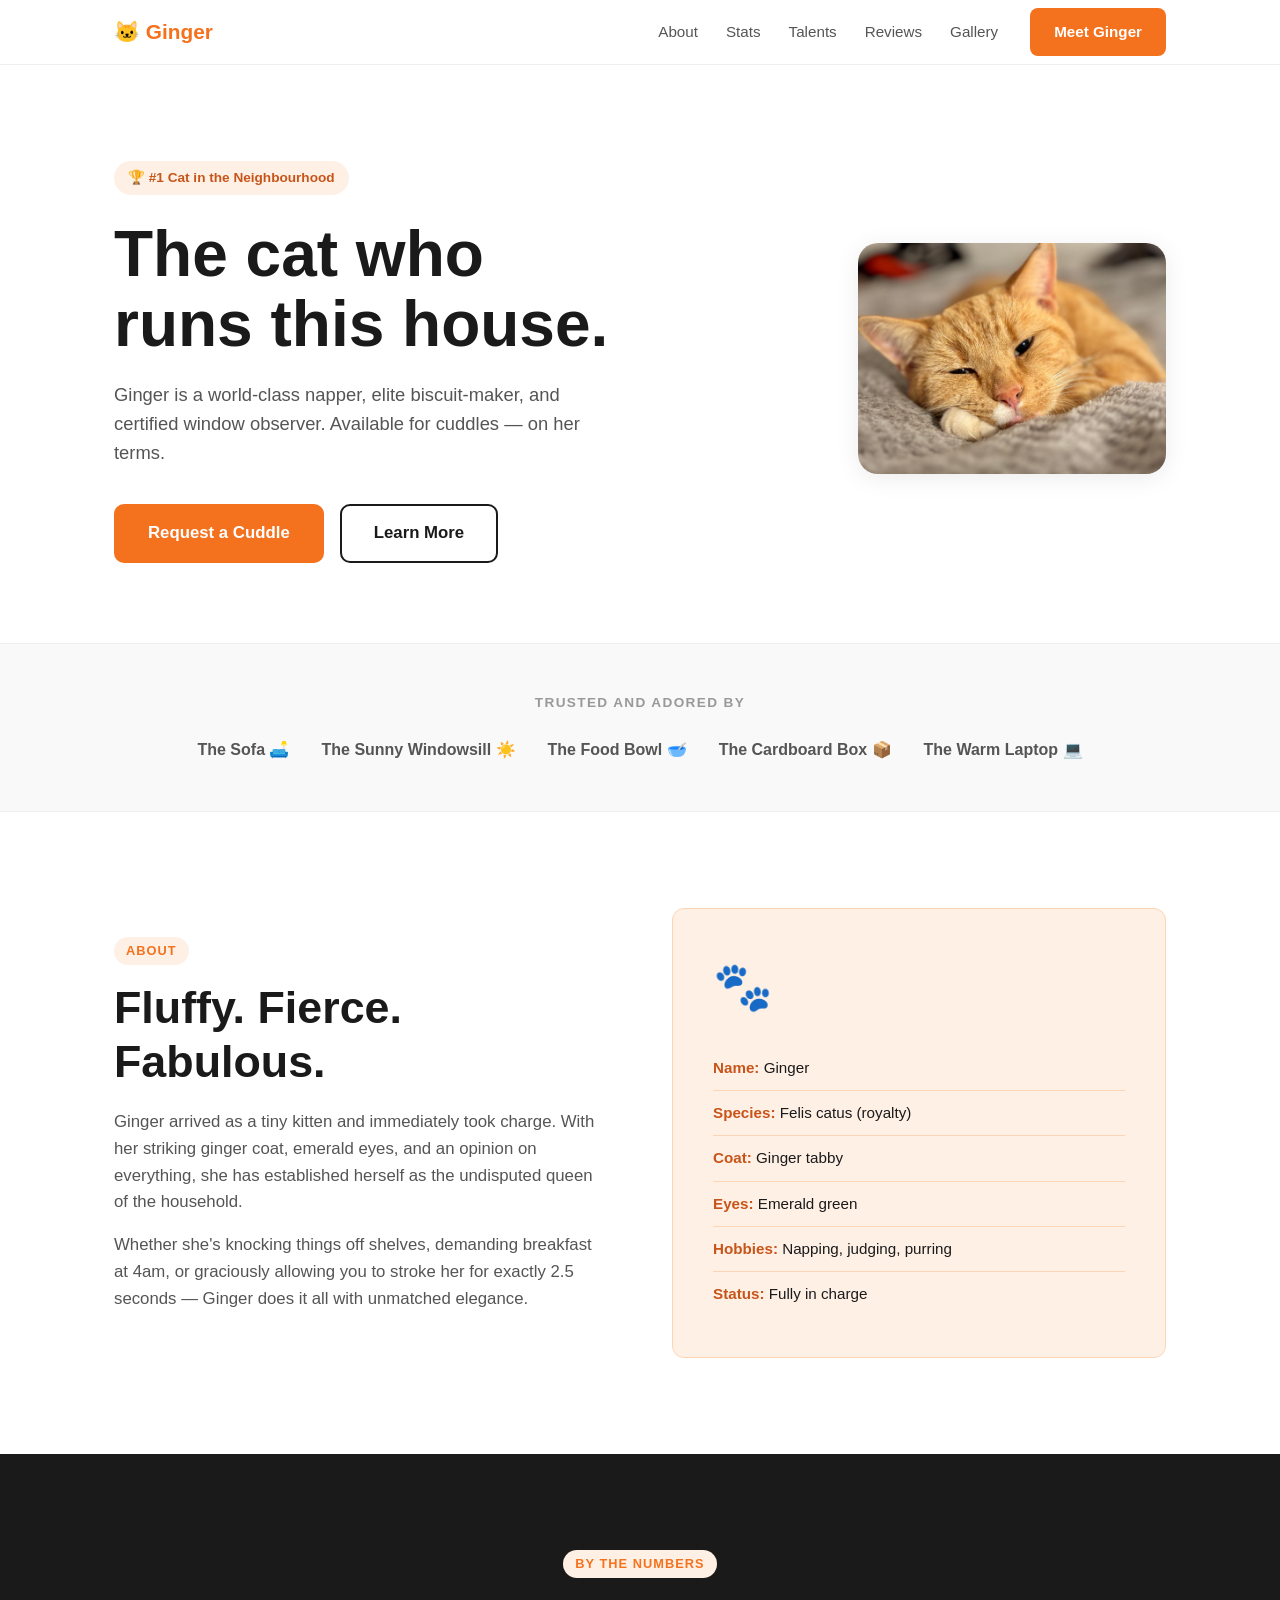
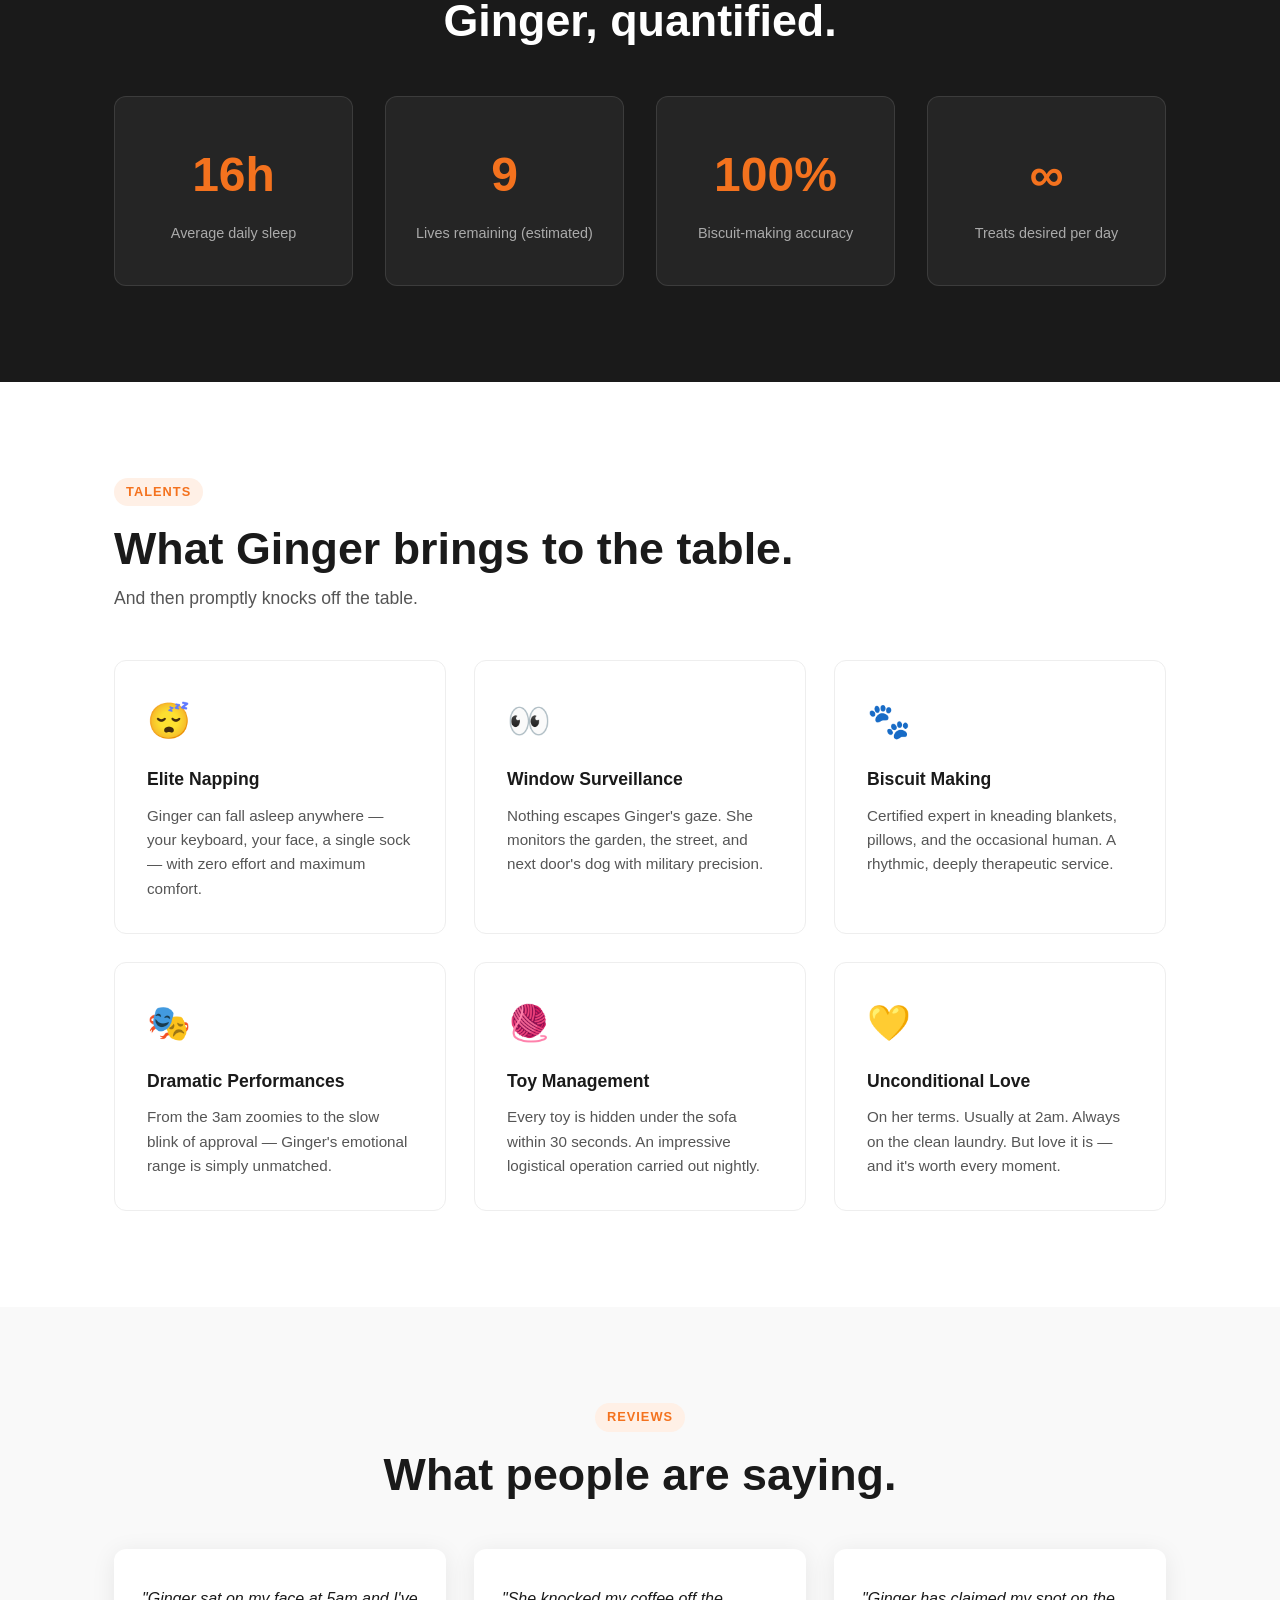
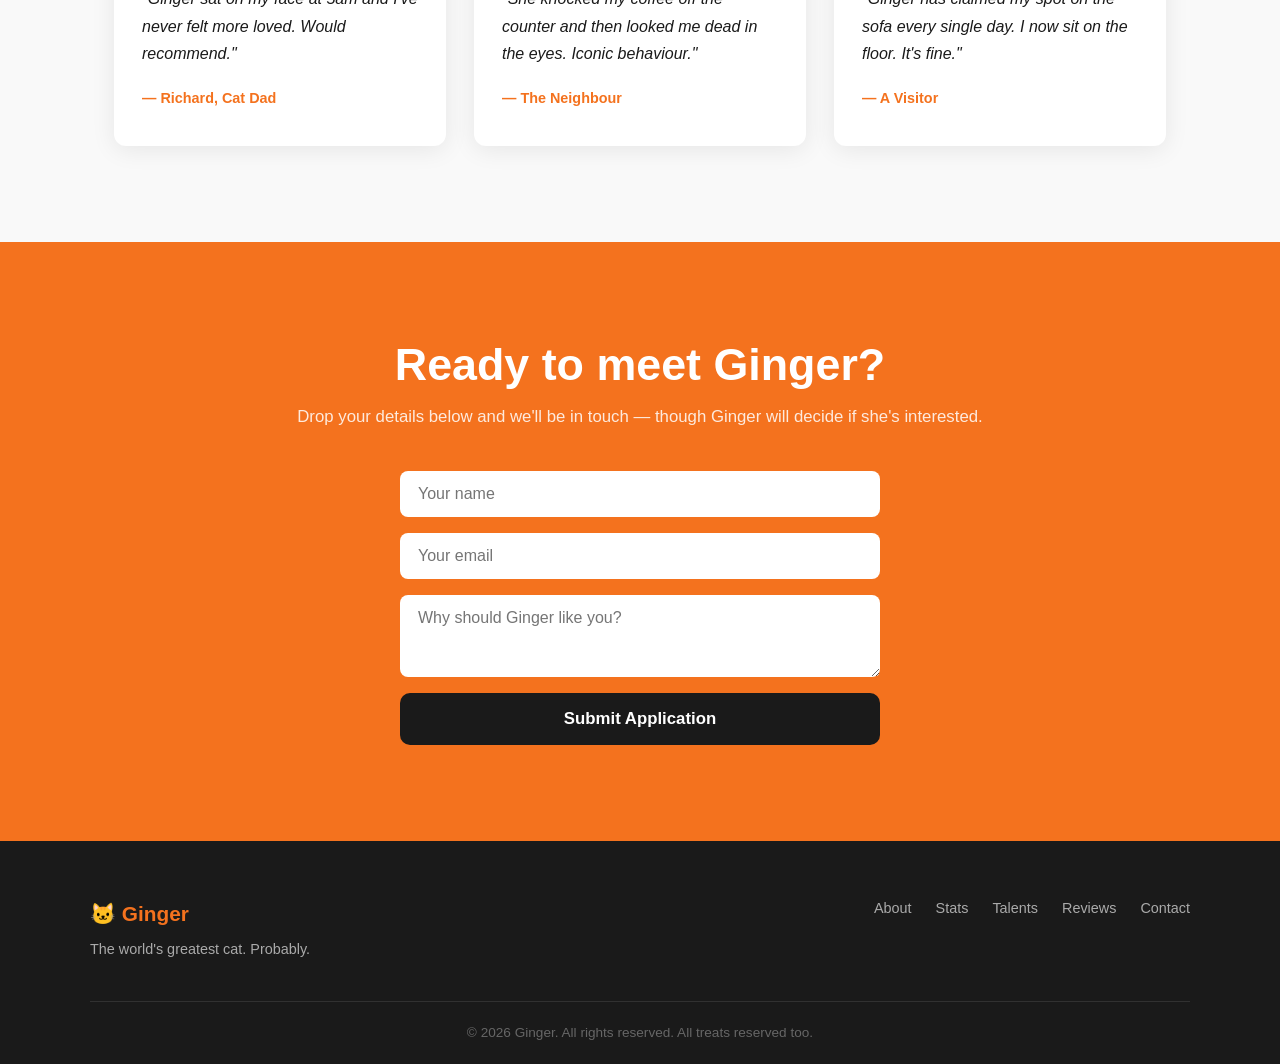
<file: index.html>
<!DOCTYPE html>
<html lang="en">
<head>
  <meta charset="UTF-8" />
  <meta name="viewport" content="width=device-width, initial-scale=1.0" />
  <title>Ginger — The World's Greatest Cat</title>
  <link rel="stylesheet" href="styles.css" />
</head>
<body>

  <!-- NAV -->
  <nav class="nav">
    <div class="nav-inner">
      <a class="nav-logo" href="#">🐱 Ginger</a>
      <ul class="nav-links">
        <li><a href="#about">About</a></li>
        <li><a href="#stats">Stats</a></li>
        <li><a href="#features">Talents</a></li>
        <li><a href="#testimonials">Reviews</a></li>
        <li><a href="gallery.html">Gallery</a></li>
      </ul>
      <a class="btn btn-primary" href="#contact">Meet Ginger</a>
      <button class="nav-hamburger" id="hamburger" onclick="toggleMenu()" aria-label="Menu">
        <span></span><span></span><span></span>
      </button>
    </div>
    <div class="nav-mobile" id="mobileMenu">
      <a href="#about" onclick="toggleMenu()">About</a>
      <a href="#stats" onclick="toggleMenu()">Stats</a>
      <a href="#features" onclick="toggleMenu()">Talents</a>
      <a href="#testimonials" onclick="toggleMenu()">Reviews</a>
      <a href="gallery.html">Gallery</a>
      <a href="#contact" onclick="toggleMenu()">Meet Ginger</a>
    </div>
  </nav>
  <script>
    function toggleMenu() {
      document.getElementById('hamburger').classList.toggle('open');
      document.getElementById('mobileMenu').classList.toggle('open');
    }
  </script>

  <!-- HERO -->
  <section class="hero">
    <div class="hero-inner">
      <span class="hero-badge">🏆 #1 Cat in the Neighbourhood</span>
      <h1 class="hero-headline">The cat who<br />runs this house.</h1>
      <p class="hero-sub">Ginger is a world-class napper, elite biscuit-maker, and certified window observer. Available for cuddles — on her terms.</p>
      <div class="hero-ctas">
        <a class="btn btn-primary btn-lg" href="#contact">Request a Cuddle</a>
        <a class="btn btn-outline btn-lg" href="#about">Learn More</a>
      </div>
    </div>
    <div class="hero-image">
      <img src="images/IMG_2267.jpg" alt="Ginger" class="hero-photo" />
    </div>
  </section>

  <!-- LOGOS / SOCIAL PROOF -->
  <section class="logos">
    <p class="logos-label">Trusted and adored by</p>
    <div class="logos-row">
      <span>The Sofa 🛋️</span>
      <span>The Sunny Windowsill ☀️</span>
      <span>The Food Bowl 🥣</span>
      <span>The Cardboard Box 📦</span>
      <span>The Warm Laptop 💻</span>
    </div>
  </section>

  <!-- ABOUT -->
  <section class="about" id="about">
    <div class="section-inner two-col">
      <div class="about-text">
        <span class="section-tag">About</span>
        <h2>Fluffy. Fierce. Fabulous.</h2>
        <p>Ginger arrived as a tiny kitten and immediately took charge. With her striking ginger coat, emerald eyes, and an opinion on everything, she has established herself as the undisputed queen of the household.</p>
        <p>Whether she's knocking things off shelves, demanding breakfast at 4am, or graciously allowing you to stroke her for exactly 2.5 seconds — Ginger does it all with unmatched elegance.</p>
      </div>
      <div class="about-card">
        <div class="about-emoji">🐾</div>
        <ul class="about-facts">
          <li><strong>Name:</strong> Ginger</li>
          <li><strong>Species:</strong> Felis catus (royalty)</li>
          <li><strong>Coat:</strong> Ginger tabby</li>
          <li><strong>Eyes:</strong> Emerald green</li>
          <li><strong>Hobbies:</strong> Napping, judging, purring</li>
          <li><strong>Status:</strong> Fully in charge</li>
        </ul>
      </div>
    </div>
  </section>

  <!-- STATS -->
  <section class="stats" id="stats">
    <div class="section-inner">
      <span class="section-tag">By the numbers</span>
      <h2>Ginger, quantified.</h2>
      <div class="stats-grid">
        <div class="stat-card">
          <div class="stat-number">16h</div>
          <div class="stat-label">Average daily sleep</div>
        </div>
        <div class="stat-card">
          <div class="stat-number">9</div>
          <div class="stat-label">Lives remaining (estimated)</div>
        </div>
        <div class="stat-card">
          <div class="stat-number">100%</div>
          <div class="stat-label">Biscuit-making accuracy</div>
        </div>
        <div class="stat-card">
          <div class="stat-number">∞</div>
          <div class="stat-label">Treats desired per day</div>
        </div>
      </div>
    </div>
  </section>

  <!-- FEATURES -->
  <section class="features" id="features">
    <div class="section-inner">
      <span class="section-tag">Talents</span>
      <h2>What Ginger brings to the table.</h2>
      <p class="section-sub">And then promptly knocks off the table.</p>
      <div class="features-grid">
        <div class="feature-card">
          <div class="feature-icon">😴</div>
          <h3>Elite Napping</h3>
          <p>Ginger can fall asleep anywhere — your keyboard, your face, a single sock — with zero effort and maximum comfort.</p>
        </div>
        <div class="feature-card">
          <div class="feature-icon">👀</div>
          <h3>Window Surveillance</h3>
          <p>Nothing escapes Ginger's gaze. She monitors the garden, the street, and next door's dog with military precision.</p>
        </div>
        <div class="feature-card">
          <div class="feature-icon">🐾</div>
          <h3>Biscuit Making</h3>
          <p>Certified expert in kneading blankets, pillows, and the occasional human. A rhythmic, deeply therapeutic service.</p>
        </div>
        <div class="feature-card">
          <div class="feature-icon">🎭</div>
          <h3>Dramatic Performances</h3>
          <p>From the 3am zoomies to the slow blink of approval — Ginger's emotional range is simply unmatched.</p>
        </div>
        <div class="feature-card">
          <div class="feature-icon">🧶</div>
          <h3>Toy Management</h3>
          <p>Every toy is hidden under the sofa within 30 seconds. An impressive logistical operation carried out nightly.</p>
        </div>
        <div class="feature-card">
          <div class="feature-icon">💛</div>
          <h3>Unconditional Love</h3>
          <p>On her terms. Usually at 2am. Always on the clean laundry. But love it is — and it's worth every moment.</p>
        </div>
      </div>
    </div>
  </section>

  <!-- TESTIMONIALS -->
  <section class="testimonials" id="testimonials">
    <div class="section-inner">
      <span class="section-tag">Reviews</span>
      <h2>What people are saying.</h2>
      <div class="testimonials-grid">
        <div class="testimonial-card">
          <p>"Ginger sat on my face at 5am and I've never felt more loved. Would recommend."</p>
          <div class="testimonial-author">— Richard, Cat Dad</div>
        </div>
        <div class="testimonial-card">
          <p>"She knocked my coffee off the counter and then looked me dead in the eyes. Iconic behaviour."</p>
          <div class="testimonial-author">— The Neighbour</div>
        </div>
        <div class="testimonial-card">
          <p>"Ginger has claimed my spot on the sofa every single day. I now sit on the floor. It's fine."</p>
          <div class="testimonial-author">— A Visitor</div>
        </div>
      </div>
    </div>
  </section>

  <!-- CONTACT / CTA -->
  <section class="contact" id="contact">
    <div class="section-inner contact-inner">
      <h2>Ready to meet Ginger?</h2>
      <p>Drop your details below and we'll be in touch — though Ginger will decide if she's interested.</p>
      <form class="contact-form">
        <input type="text" placeholder="Your name" required />
        <input type="email" placeholder="Your email" required />
        <textarea placeholder="Why should Ginger like you?" rows="3"></textarea>
        <button type="submit" class="btn btn-primary btn-lg">Submit Application</button>
      </form>
    </div>
  </section>

  <!-- FOOTER -->
  <footer class="footer">
    <div class="footer-inner">
      <div class="footer-brand">
        <span class="nav-logo">🐱 Ginger</span>
        <p>The world's greatest cat. Probably.</p>
      </div>
      <div class="footer-links">
        <a href="#about">About</a>
        <a href="#stats">Stats</a>
        <a href="#features">Talents</a>
        <a href="#testimonials">Reviews</a>
        <a href="#contact">Contact</a>
      </div>
    </div>
    <div class="footer-bottom">
      <p>© 2026 Ginger. All rights reserved. All treats reserved too.</p>
    </div>
  </footer>

</body>
</html>
</file>
<file: styles.css>
/* =====================
   RESET & BASE
   ===================== */
*, *::before, *::after { box-sizing: border-box; margin: 0; padding: 0; }

:root {
  --orange:     #F4721E;
  --orange-lt:  #FFF0E6;
  --orange-dk:  #C7551A;
  --dark:       #1A1A1A;
  --mid:        #555;
  --light:      #F9F9F9;
  --white:      #FFFFFF;
  --radius:     12px;
  --shadow:     0 4px 24px rgba(0,0,0,0.08);
}

html { scroll-behavior: smooth; }

body {
  font-family: -apple-system, BlinkMacSystemFont, "Segoe UI", Roboto, sans-serif;
  color: var(--dark);
  background: var(--white);
  line-height: 1.6;
}

a { text-decoration: none; color: inherit; }
ul { list-style: none; }

/* =====================
   BUTTONS
   ===================== */
.btn {
  display: inline-block;
  padding: 10px 22px;
  border-radius: 8px;
  font-weight: 600;
  font-size: 0.95rem;
  transition: all 0.2s ease;
  cursor: pointer;
  border: 2px solid transparent;
}
.btn-primary {
  background: var(--orange);
  color: var(--white);
}
.btn-primary:hover { background: var(--orange-dk); }
.btn-outline {
  border-color: var(--dark);
  color: var(--dark);
  background: transparent;
}
.btn-outline:hover { background: var(--dark); color: var(--white); }
.btn-lg { padding: 14px 32px; font-size: 1.05rem; border-radius: 10px; }

/* =====================
   LAYOUT HELPERS
   ===================== */
.section-inner {
  max-width: 1100px;
  margin: 0 auto;
  padding: 0 24px;
}
.section-tag {
  display: inline-block;
  background: var(--orange-lt);
  color: var(--orange);
  font-size: 0.8rem;
  font-weight: 700;
  text-transform: uppercase;
  letter-spacing: 0.08em;
  padding: 4px 12px;
  border-radius: 20px;
  margin-bottom: 16px;
}
h2 {
  font-size: clamp(1.8rem, 4vw, 2.8rem);
  font-weight: 800;
  line-height: 1.2;
  margin-bottom: 16px;
}
.section-sub {
  font-size: 1.1rem;
  color: var(--mid);
  margin-bottom: 48px;
}

/* =====================
   NAV
   ===================== */
.nav {
  position: sticky;
  top: 0;
  z-index: 100;
  background: rgba(255,255,255,0.92);
  backdrop-filter: blur(12px);
  border-bottom: 1px solid #eee;
}
.nav-inner {
  max-width: 1100px;
  margin: 0 auto;
  padding: 0 24px;
  height: 64px;
  display: flex;
  align-items: center;
  gap: 32px;
}
.nav-logo {
  font-size: 1.3rem;
  font-weight: 800;
  color: var(--orange);
  margin-right: auto;
}
.nav-links {
  display: flex;
  gap: 28px;
}
.nav-links a {
  font-size: 0.95rem;
  color: var(--mid);
  font-weight: 500;
  transition: color 0.2s;
}
.nav-links a:hover { color: var(--dark); }

/* =====================
   HERO
   ===================== */
.hero {
  display: flex;
  align-items: center;
  justify-content: center;
  gap: 64px;
  max-width: 1100px;
  margin: 0 auto;
  padding: 96px 24px 80px;
}
.hero-inner { flex: 1; }
.hero-badge {
  display: inline-block;
  background: var(--orange-lt);
  color: var(--orange-dk);
  font-size: 0.85rem;
  font-weight: 600;
  padding: 6px 14px;
  border-radius: 20px;
  margin-bottom: 24px;
}
.hero-headline {
  font-size: clamp(2.4rem, 6vw, 4rem);
  font-weight: 900;
  line-height: 1.1;
  margin-bottom: 20px;
  color: var(--dark);
}
.hero-sub {
  font-size: 1.15rem;
  color: var(--mid);
  max-width: 480px;
  margin-bottom: 36px;
}
.hero-ctas { display: flex; gap: 16px; flex-wrap: wrap; }

.hero-image { flex: 0 0 auto; }
.hero-photo {
  width: 308px;
  max-width: 100%;
  border-radius: 20px;
  object-fit: cover;
  box-shadow: var(--shadow);
}

/* =====================
   LOGOS
   ===================== */
.logos {
  background: var(--light);
  padding: 48px 24px;
  text-align: center;
  border-top: 1px solid #eee;
  border-bottom: 1px solid #eee;
}
.logos-label {
  font-size: 0.85rem;
  text-transform: uppercase;
  letter-spacing: 0.1em;
  color: #999;
  font-weight: 600;
  margin-bottom: 24px;
}
.logos-row {
  display: flex;
  justify-content: center;
  flex-wrap: wrap;
  gap: 32px;
}
.logos-row span {
  font-size: 1rem;
  font-weight: 600;
  color: var(--mid);
}

/* =====================
   ABOUT
   ===================== */
.about { padding: 96px 0; }
.two-col {
  display: grid;
  grid-template-columns: 1fr 1fr;
  gap: 64px;
  align-items: center;
}
.about-text h2 { margin-bottom: 20px; }
.about-text p { color: var(--mid); margin-bottom: 16px; font-size: 1.05rem; }

.about-card {
  background: var(--orange-lt);
  border-radius: var(--radius);
  padding: 40px;
  border: 1px solid #fdd5b4;
}
.about-emoji { font-size: 3rem; margin-bottom: 20px; }
.about-facts li {
  padding: 10px 0;
  border-bottom: 1px solid #fdd5b4;
  font-size: 0.95rem;
  color: var(--dark);
}
.about-facts li:last-child { border-bottom: none; }
.about-facts strong { color: var(--orange-dk); }

/* =====================
   STATS
   ===================== */
.stats {
  background: var(--dark);
  color: var(--white);
  padding: 96px 0;
  text-align: center;
}
.stats h2 { color: var(--white); margin-bottom: 12px; }
.stats .section-sub { margin-bottom: 56px; color: #aaa; }
.stats-grid {
  display: grid;
  grid-template-columns: repeat(4, 1fr);
  gap: 32px;
  margin-top: 48px;
}
.stat-card {
  background: rgba(255,255,255,0.05);
  border: 1px solid rgba(255,255,255,0.1);
  border-radius: var(--radius);
  padding: 40px 20px;
}
.stat-number {
  font-size: 3rem;
  font-weight: 900;
  color: var(--orange);
  margin-bottom: 8px;
}
.stat-label {
  font-size: 0.9rem;
  color: #aaa;
  font-weight: 500;
}

/* =====================
   FEATURES
   ===================== */
.features { padding: 96px 0; }
.features h2 { margin-bottom: 8px; }
.features-grid {
  display: grid;
  grid-template-columns: repeat(3, 1fr);
  gap: 28px;
  margin-top: 48px;
}
.feature-card {
  background: var(--white);
  border: 1px solid #eee;
  border-radius: var(--radius);
  padding: 32px;
  transition: box-shadow 0.2s, transform 0.2s;
}
.feature-card:hover {
  box-shadow: var(--shadow);
  transform: translateY(-4px);
}
.feature-icon { font-size: 2.2rem; margin-bottom: 16px; }
.feature-card h3 {
  font-size: 1.1rem;
  font-weight: 700;
  margin-bottom: 10px;
}
.feature-card p { color: var(--mid); font-size: 0.95rem; }

/* =====================
   TESTIMONIALS
   ===================== */
.testimonials {
  background: var(--light);
  padding: 96px 0;
  text-align: center;
}
.testimonials h2 { margin-bottom: 48px; }
.testimonials-grid {
  display: grid;
  grid-template-columns: repeat(3, 1fr);
  gap: 28px;
}
.testimonial-card {
  background: var(--white);
  border-radius: var(--radius);
  padding: 36px 28px;
  box-shadow: var(--shadow);
  text-align: left;
}
.testimonial-card p {
  font-size: 1rem;
  color: var(--dark);
  font-style: italic;
  margin-bottom: 20px;
  line-height: 1.7;
}
.testimonial-author {
  font-weight: 700;
  color: var(--orange);
  font-size: 0.9rem;
}

/* =====================
   CONTACT
   ===================== */
.contact {
  padding: 96px 0;
  background: var(--orange);
}
.contact-inner { text-align: center; }
.contact h2 { color: var(--white); margin-bottom: 12px; }
.contact p { color: rgba(255,255,255,0.85); margin-bottom: 40px; font-size: 1.05rem; }

.contact-form {
  display: flex;
  flex-direction: column;
  gap: 16px;
  max-width: 480px;
  margin: 0 auto;
}
.contact-form input,
.contact-form textarea {
  padding: 14px 18px;
  border-radius: 8px;
  border: none;
  font-size: 1rem;
  font-family: inherit;
  outline: none;
  background: var(--white);
}
.contact-form textarea { resize: vertical; }
.contact-form .btn-primary {
  background: var(--dark);
  color: var(--white);
}
.contact-form .btn-primary:hover { background: #333; }

/* =====================
   FOOTER
   ===================== */
.footer {
  background: var(--dark);
  color: var(--white);
  padding: 56px 24px 0;
}
.footer-inner {
  max-width: 1100px;
  margin: 0 auto;
  display: flex;
  justify-content: space-between;
  align-items: flex-start;
  gap: 40px;
  padding-bottom: 40px;
  border-bottom: 1px solid rgba(255,255,255,0.1);
}
.footer-brand .nav-logo { color: var(--orange); display: block; margin-bottom: 8px; }
.footer-brand p { color: #aaa; font-size: 0.9rem; }
.footer-links {
  display: flex;
  gap: 24px;
  flex-wrap: wrap;
}
.footer-links a {
  color: #aaa;
  font-size: 0.9rem;
  transition: color 0.2s;
}
.footer-links a:hover { color: var(--white); }
.footer-bottom {
  max-width: 1100px;
  margin: 0 auto;
  padding: 20px 0;
  text-align: center;
}
.footer-bottom p { color: #666; font-size: 0.85rem; }

/* =====================
   HAMBURGER MENU
   ===================== */
.nav-hamburger {
  display: none;
  flex-direction: column;
  justify-content: center;
  gap: 5px;
  background: none;
  border: none;
  cursor: pointer;
  padding: 4px;
  margin-left: auto;
}
.nav-hamburger span {
  display: block;
  width: 24px;
  height: 2px;
  background: var(--dark);
  border-radius: 2px;
  transition: all 0.3s ease;
}
.nav-hamburger.open span:nth-child(1) { transform: translateY(7px) rotate(45deg); }
.nav-hamburger.open span:nth-child(2) { opacity: 0; }
.nav-hamburger.open span:nth-child(3) { transform: translateY(-7px) rotate(-45deg); }

.nav-mobile {
  display: none;
  flex-direction: column;
  background: var(--white);
  border-top: 1px solid #eee;
  padding: 16px 24px 20px;
}
.nav-mobile.open { display: flex; }
.nav-mobile a {
  padding: 12px 0;
  font-size: 1rem;
  font-weight: 500;
  color: var(--dark);
  border-bottom: 1px solid #f0f0f0;
  transition: color 0.2s;
}
.nav-mobile a:last-child { border-bottom: none; }
.nav-mobile a:hover { color: var(--orange); }

/* =====================
   RESPONSIVE
   ===================== */
@media (max-width: 768px) {
  .hero { flex-direction: column; padding: 64px 24px 56px; text-align: center; }
  .hero-sub { margin: 0 auto 36px; }
  .hero-ctas { justify-content: center; }
  .two-col { grid-template-columns: 1fr; }
  .stats-grid { grid-template-columns: repeat(2, 1fr); }
  .features-grid { grid-template-columns: 1fr; }
  .testimonials-grid { grid-template-columns: 1fr; }
  .nav-links { display: none; }
  .nav-inner .btn { display: none; }
  .nav-hamburger { display: flex; }
  .footer-inner { flex-direction: column; }
}
</file>
